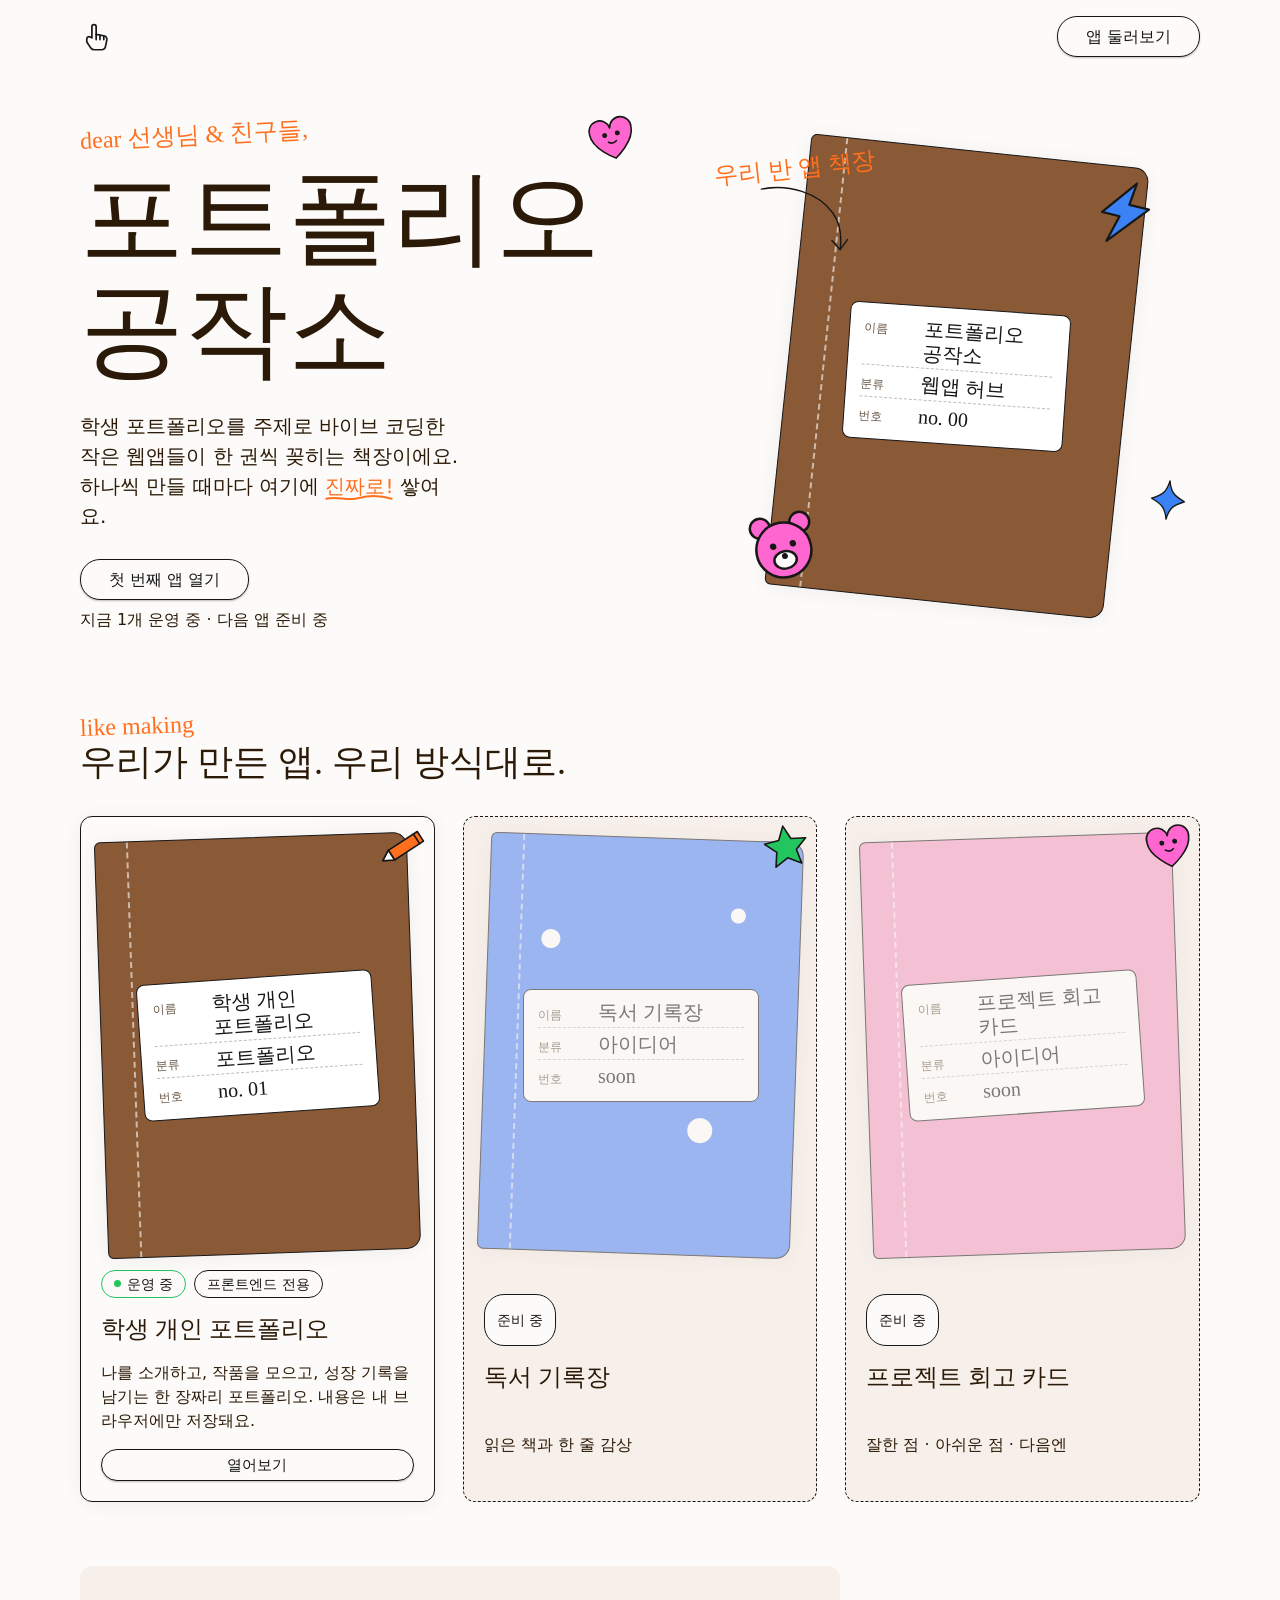
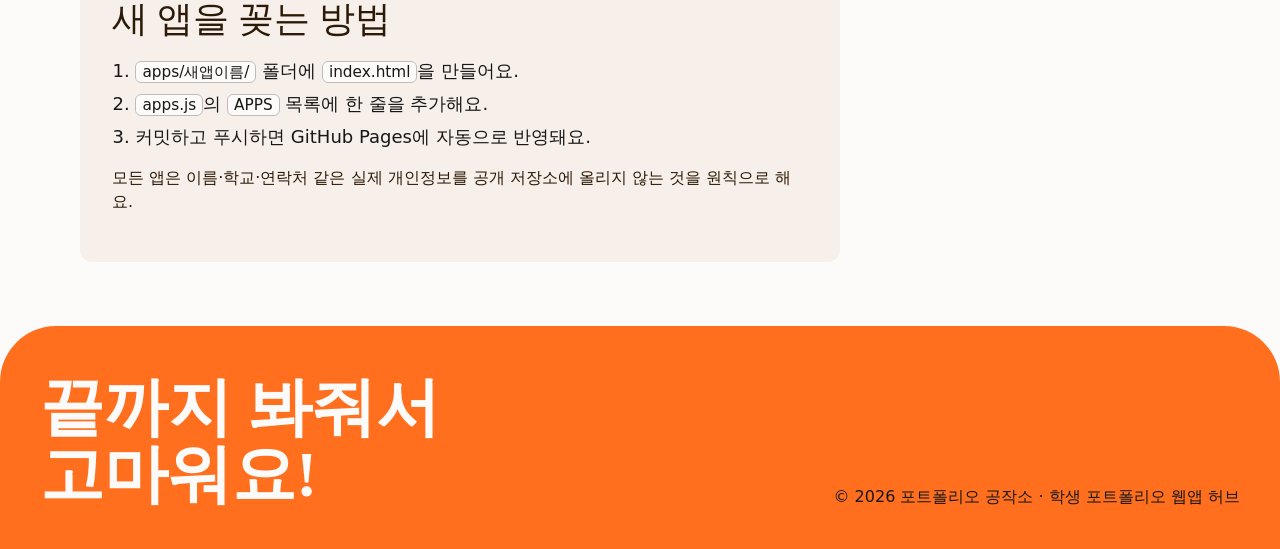
<file: index.html>
<!doctype html>
<html lang="ko">
<head>
  <meta charset="utf-8">
  <meta name="viewport" content="width=device-width, initial-scale=1">
  <meta http-equiv="Content-Security-Policy" content="default-src 'self'; script-src 'self'; style-src 'self' https://fonts.googleapis.com; font-src https://fonts.gstatic.com; img-src 'self' data:; connect-src 'self'; object-src 'none'; base-uri 'self'; form-action 'self'">
  <meta name="referrer" content="strict-origin-when-cross-origin">
  <meta name="description" content="학생 개인 포트폴리오를 주제로 만든 웹앱들을 모아 두는 허브">
  <title>포트폴리오 공작소</title>
  <link rel="icon" href="assets/favicon.svg" type="image/svg+xml">
  <link rel="preconnect" href="https://fonts.googleapis.com">
  <link rel="preconnect" href="https://fonts.gstatic.com" crossorigin>
  <link rel="stylesheet" href="https://fonts.googleapis.com/css2?family=Fraunces:opsz,wght@9..144,400;9..144,500;9..144,600&family=Gaegu:wght@400;700&family=Geist:wght@400;500&family=Gowun+Dodum&family=Jua&display=swap">
  <link rel="stylesheet" href="assets/base.css">
  <link rel="stylesheet" href="assets/hub.css">
</head>
<body>
  <header class="site-header">
    <a class="brand-mark" href="./" aria-label="포트폴리오 공작소 홈">
      <svg viewBox="0 0 40 40" aria-hidden="true"><path d="M8 22c0-2 2-3 4-2l2 1V8a2.5 2.5 0 0 1 5 0v9l9 1.5c2.5.4 4 2.4 3.6 4.9L30 31c-.4 2.6-2.6 4-5 4H17c-2 0-3.3-.8-4.4-2.2L8 26z" fill="#fdfbf9" stroke="#171717" stroke-width="2" stroke-linejoin="round"/><path d="M19 17v6M23.5 18v5M28 19v4" stroke="#171717" stroke-width="2" stroke-linecap="round"/></svg>
    </a>
    <a class="pill" href="#shelf">앱 둘러보기</a>
  </header>

  <main>
    <section class="hero wrap" id="hero">
      <div class="hero-copy">
        <p class="hand caption">dear 선생님 &amp; 친구들,</p>
        <h1 class="display">포트폴리오<br>공작소</h1>
        <p class="body lede">학생 포트폴리오를 주제로 바이브 코딩한 작은 웹앱들이 한 권씩 꽂히는 책장이에요. 하나씩 만들 때마다 여기에 <span class="marker">진짜로!</span> 쌓여요.</p>
        <a class="pill" href="apps/portfolio/">첫 번째 앱 열기</a>
        <p class="fine preorder">지금 <span id="live-count">1</span>개 운영 중 · 다음 앱 준비 중</p>
      </div>
      <div class="hero-art" aria-hidden="true">
        <div class="notebook big brown">
          <div class="name-label">
            <div class="row"><span class="k">이름</span><span class="v">포트폴리오 공작소</span></div>
            <div class="row"><span class="k">분류</span><span class="v">웹앱 허브</span></div>
            <div class="row"><span class="k">번호</span><span class="v">no. 00</span></div>
          </div>
        </div>
        <p class="hand arrow-note">우리 반 앱 책장</p>
        <svg class="arrow" viewBox="0 0 120 90"><path d="M8 10c30-6 62 4 78 26 8 11 10 24 8 40m0 0-9-10m9 10 8-11" fill="none" stroke="#171717" stroke-width="1.5" stroke-linecap="round" stroke-linejoin="round"/></svg>
      </div>
    </section>

    <section class="wrap shelf" id="shelf" aria-labelledby="shelf-title">
      <div class="shelf-head">
        <p class="hand">like making</p>
        <h2 class="heading" id="shelf-title">우리가 만든 앱. 우리 방식대로.</h2>
      </div>
      <ul class="app-grid" id="app-grid"></ul>
    </section>

    <section class="wrap how" aria-labelledby="how-title">
      <div class="how-card">
        <h2 class="heading" id="how-title">새 앱을 꽂는 방법</h2>
        <ol>
          <li><code>apps/새앱이름/</code> 폴더에 <code>index.html</code>을 만들어요.</li>
          <li><code>apps.js</code>의 <code>APPS</code> 목록에 한 줄을 추가해요.</li>
          <li>커밋하고 푸시하면 GitHub Pages에 자동으로 반영돼요.</li>
        </ol>
        <p class="fine">모든 앱은 이름·학교·연락처 같은 실제 개인정보를 공개 저장소에 올리지 않는 것을 원칙으로 해요.</p>
      </div>
    </section>
  </main>

  <footer class="footer-band">
    <div class="wrap">
      <p class="big">끝까지 봐줘서<br>고마워요!</p>
      <p>© 2026 포트폴리오 공작소 · 학생 포트폴리오 웹앱 허브</p>
    </div>
  </footer>

  <script type="module" src="assets/hub.js"></script>
</body>
</html>
</file>
<file: assets/base.css>
/* Superr-style tokens: cream paper, charcoal ink, marker orange */
:root {
  color-scheme: light;
  --color-cream-paper: #fdfbf9;
  --color-charcoal: #171717;
  --color-cocoa-ink: #2b1a07;
  --color-dew-drop: #f7efe9;
  --color-marker-orange: #ff6f1e;
  --color-burnt-sienna: #ce500a;
  --color-sky-sticker: #3b82f6;
  --color-bubblegum-sticker: #ff66cf;
  --color-sprout-sticker: #22c55e;
  --color-shadow-mist: #bebcbb;

  --font-display: 'Fraunces', 'Jua', 'Gowun Dodum', ui-serif, Georgia, serif;
  --font-body: 'Gowun Dodum', 'Fraunces', ui-sans-serif, system-ui, sans-serif;
  --font-hand: 'Gaegu', 'Gowun Dodum', cursive;
  --font-ui: 'Geist', 'Gowun Dodum', ui-sans-serif, system-ui, sans-serif;

  --text-caption: 16px;
  --text-body-sm: 18px;
  --text-body: 20px;
  --text-subheading: 24px;
  --text-heading-sm: 28px;
  --text-heading: 36px;
  --text-heading-lg: 46px;
  --text-display: clamp(52px, 9vw, 104px);

  --radius-inputs: 8px;
  --radius-cards: 12px;
  --radius-buttons: 20px;
  --radius-footer: 56px;

  --shadow-lg: rgba(0, 0, 0, 0.06) 0px 2px 20px 0px;
  --shadow-subtle: rgba(0, 0, 0, 0.25) 0px 1px 2px 0px;

  --page-max-width: 1200px;
  --section-gap: 64px;
  --card-padding: 32px;
  --element-gap: 12px;
  --gutter: clamp(16px, 4vw, 40px);
}

*, *::before, *::after { box-sizing: border-box; }
html { -webkit-text-size-adjust: 100%; }
body {
  margin: 0;
  background: var(--color-cream-paper);
  color: var(--color-charcoal);
  font-family: var(--font-body);
  font-size: var(--text-body-sm);
  line-height: 1.5;
  overflow-x: hidden;
}
img { max-width: 100%; display: block; }
a { color: inherit; }
:focus-visible { outline: 2px solid var(--color-sprout-sticker); outline-offset: 3px; }
.sr-only { position: absolute; width: 1px; height: 1px; overflow: hidden; clip: rect(0 0 0 0); white-space: nowrap; }

.wrap { max-width: var(--page-max-width); margin: 0 auto; padding: 0 var(--gutter); }

/* Header */
.site-header {
  display: flex; align-items: center; justify-content: space-between;
  padding: 16px var(--gutter); max-width: var(--page-max-width); margin: 0 auto;
}
.brand-mark { display: inline-flex; align-items: center; gap: 10px; text-decoration: none; font-family: var(--font-ui); font-size: 15px; }
.brand-mark svg { width: 34px; height: 34px; }

/* Pill Action Button — border is the identity, never a fill */
.pill {
  display: inline-flex; align-items: center; justify-content: center; gap: 8px;
  font-family: var(--font-body); font-weight: 500; font-size: 16px; line-height: 1.2;
  color: var(--color-charcoal); background: var(--color-cream-paper);
  border: 1.5px solid var(--color-charcoal); border-radius: var(--radius-buttons);
  padding: 10px 28px; box-shadow: var(--shadow-subtle);
  text-decoration: none; cursor: pointer; transition: transform .15s ease;
}
.pill:hover { transform: translateY(-1px) rotate(-1deg); }
.pill:active { transform: translateY(1px); box-shadow: none; }
.pill.small { padding: 6px 16px; font-size: 15px; }
.pill[aria-pressed="true"] { border-color: var(--color-marker-orange); color: var(--color-burnt-sienna); }

.tag {
  display: inline-flex; align-items: center; gap: 6px;
  font-family: var(--font-ui); font-size: 14px; line-height: 1;
  border: 1px solid var(--color-charcoal); border-radius: var(--radius-buttons);
  padding: 6px 12px; background: var(--color-cream-paper);
}
.tag.live { border-color: var(--color-sprout-sticker); }
.tag.live::before { content: ""; width: 7px; height: 7px; border-radius: 50%; background: var(--color-sprout-sticker); }

/* Type */
.display {
  font-family: var(--font-display); font-weight: 600; font-size: var(--text-display);
  line-height: 1.08; letter-spacing: normal; color: var(--color-cocoa-ink);
  margin: 0; text-transform: lowercase; text-align: left; font-synthesis: none;
}
.heading { font-family: var(--font-display); font-weight: 500; font-size: clamp(28px, 4vw, var(--text-heading)); line-height: 1.2; color: var(--color-cocoa-ink); margin: 0; }
.hand { font-family: var(--font-hand); color: var(--color-marker-orange); font-size: var(--text-subheading); line-height: 1.2; font-weight: 400; }
.body { font-size: var(--text-body); color: var(--color-cocoa-ink); }
.fine { font-size: var(--text-caption); color: var(--color-cocoa-ink); }

/* Marker highlight: orange word with a wobbly hand-drawn underline */
.marker {
  color: var(--color-marker-orange); white-space: nowrap;
  background: url("data:image/svg+xml,%3Csvg xmlns='http://www.w3.org/2000/svg' viewBox='0 0 120 10' preserveAspectRatio='none'%3E%3Cpath d='M2 6 C 20 2, 40 9, 60 5 S 100 2, 118 6' fill='none' stroke='%23ff6f1e' stroke-width='2.5' stroke-linecap='round'/%3E%3C/svg%3E") bottom left / 100% 8px no-repeat;
  padding-bottom: 4px;
}

/* Stickers: flat, dark outline, placed by hand */
.sticker { position: absolute; pointer-events: none; width: 64px; height: 64px; transform: rotate(var(--r, 8deg)); }
.sticker svg { width: 100%; height: 100%; overflow: visible; }

/* Card + name label */
.card {
  background: var(--color-cream-paper); border: 1px solid var(--color-charcoal);
  border-radius: var(--radius-cards); box-shadow: var(--shadow-lg);
}
.name-label {
  background: #fff; border: 1px solid var(--color-charcoal); border-radius: 8px;
  padding: 10px 14px; display: grid; gap: 4px; font-size: 15px; min-width: 0;
}
.name-label .row { display: flex; gap: 8px; align-items: baseline; border-bottom: 1px dashed var(--color-shadow-mist); padding-bottom: 3px; min-width: 0; }
.name-label .row:last-child { border-bottom: 0; }
.name-label .k { font-family: var(--font-ui); font-size: 12px; color: #6b5a48; flex: none; width: 52px; }
.name-label .v { font-family: var(--font-hand); font-size: 20px; line-height: 1.2; color: var(--color-charcoal); word-break: keep-all; overflow-wrap: anywhere; min-width: 0; }

/* Footer brand band */
.footer-band {
  margin-top: var(--section-gap);
  background: var(--color-marker-orange); color: var(--color-charcoal);
  border-radius: var(--radius-footer) var(--radius-footer) 0 0;
  padding: 48px var(--gutter) 40px;
}
.footer-band .wrap { padding: 0; display: flex; flex-wrap: wrap; gap: 16px 40px; justify-content: space-between; align-items: end; }
.footer-band .big { font-family: var(--font-display); font-weight: 600; font-size: clamp(36px, 6vw, 64px); line-height: 1.05; color: var(--color-cream-paper); margin: 0; }
.footer-band p { margin: 0; font-size: 16px; }

@media print {
  .no-print, .site-header, .footer-band, .sticker { display: none !important; }
  body { background: #fff; }
}
@media (prefers-reduced-motion: reduce) { * { transition: none !important; } }
</file>
<file: assets/hub.css>
.hero {
  display: grid; grid-template-columns: 1.1fr 0.9fr; gap: 40px; align-items: center;
  padding-top: 48px; padding-bottom: var(--section-gap); position: relative;
}
.hero-copy { display: grid; justify-items: start; gap: 16px; position: relative; }
.hero-copy .caption { margin: 0 0 -4px; transform: rotate(-3deg); }
.lede { margin: 8px 0 12px; max-width: 30ch; }
.preorder { margin: -8px 0 0; }

.hero-art { position: relative; min-height: 440px; display: grid; place-items: center; }
.arrow-note { position: absolute; top: 4px; left: 0; margin: 0; transform: rotate(-6deg); }
.arrow { position: absolute; top: 30px; left: 40px; width: 110px; }

/* CSS-drawn notebook covers (flat, matte) */
.notebook {
  position: relative; aspect-ratio: 3 / 4; border-radius: 6px 14px 14px 6px;
  border: 1.5px solid var(--color-charcoal); box-shadow: var(--shadow-lg);
  display: grid; place-items: center; padding: 12%; overflow: hidden;
}
.notebook::before { /* spine stitches */
  content: ""; position: absolute; inset: 0 auto 0 10%; width: 0;
  border-left: 2px dashed rgba(253, 251, 249, .6);
}
.notebook .name-label { width: 100%; transform: rotate(-2deg); }
.notebook.big { width: min(340px, 78vw); transform: rotate(6deg); }
.brown { background-color: #8a5a36; }
.blue  { background-color: #4f86f7; background-image: radial-gradient(circle at 20% 25%, #fff 0 9px, transparent 10px), radial-gradient(circle at 70% 70%, #fff 0 12px, transparent 13px), radial-gradient(circle at 80% 18%, #fff 0 7px, transparent 8px); }
.pink  { background-color: #f39bc4; }
.green { background-color: #7fcf98; }

/* Shelf */
.shelf { padding-top: 16px; }
.shelf-head { margin-bottom: 32px; }
.shelf-head .hand { margin: 0; transform: rotate(-2deg); display: inline-block; }
.app-grid { list-style: none; margin: 0; padding: 0; display: grid; grid-template-columns: repeat(auto-fill, minmax(260px, 1fr)); gap: 28px; }
.app-card { position: relative; display: grid; gap: 16px; padding: 20px; height: 100%; }
.app-card .notebook { width: 100%; padding: 14% 12%; transition: transform .2s ease; }
.app-card:nth-child(odd) .notebook { transform: rotate(-2deg); }
.app-card:nth-child(even) .notebook { transform: rotate(2deg); }
.app-card a.cover-link:hover .notebook { transform: rotate(0) translateY(-4px); }
.app-card h3 { font-family: var(--font-display); font-weight: 500; font-size: var(--text-subheading); color: var(--color-cocoa-ink); margin: 0; line-height: 1.3; }
.app-card p { margin: 0; font-size: 16px; color: var(--color-cocoa-ink); }
.app-card .meta { display: flex; flex-wrap: wrap; gap: 8px; }
.app-card .sticker { top: 4px; right: 4px; width: 52px; height: 52px; }
.app-card.idea { border-style: dashed; box-shadow: none; background: var(--color-dew-drop); }
.app-card.idea .notebook { opacity: .55; }
.cover-link { text-decoration: none; display: block; }

.how { margin-top: var(--section-gap); }
.how-card { background: var(--color-dew-drop); border-radius: var(--radius-cards); padding: var(--card-padding); max-width: 760px; }
.how-card ol { padding-left: 1.3em; margin: 16px 0; font-size: var(--text-body-sm); }
.how-card li { margin: 6px 0; }
code { font-family: var(--font-ui); font-size: .85em; background: var(--color-cream-paper); border: 1px solid var(--color-shadow-mist); border-radius: 6px; padding: 1px 6px; }

@media (max-width: 820px) {
  .hero { grid-template-columns: 1fr; padding-top: 16px; }
  .hero-art { min-height: 380px; }
  .arrow { display: none; }
}
</file>
